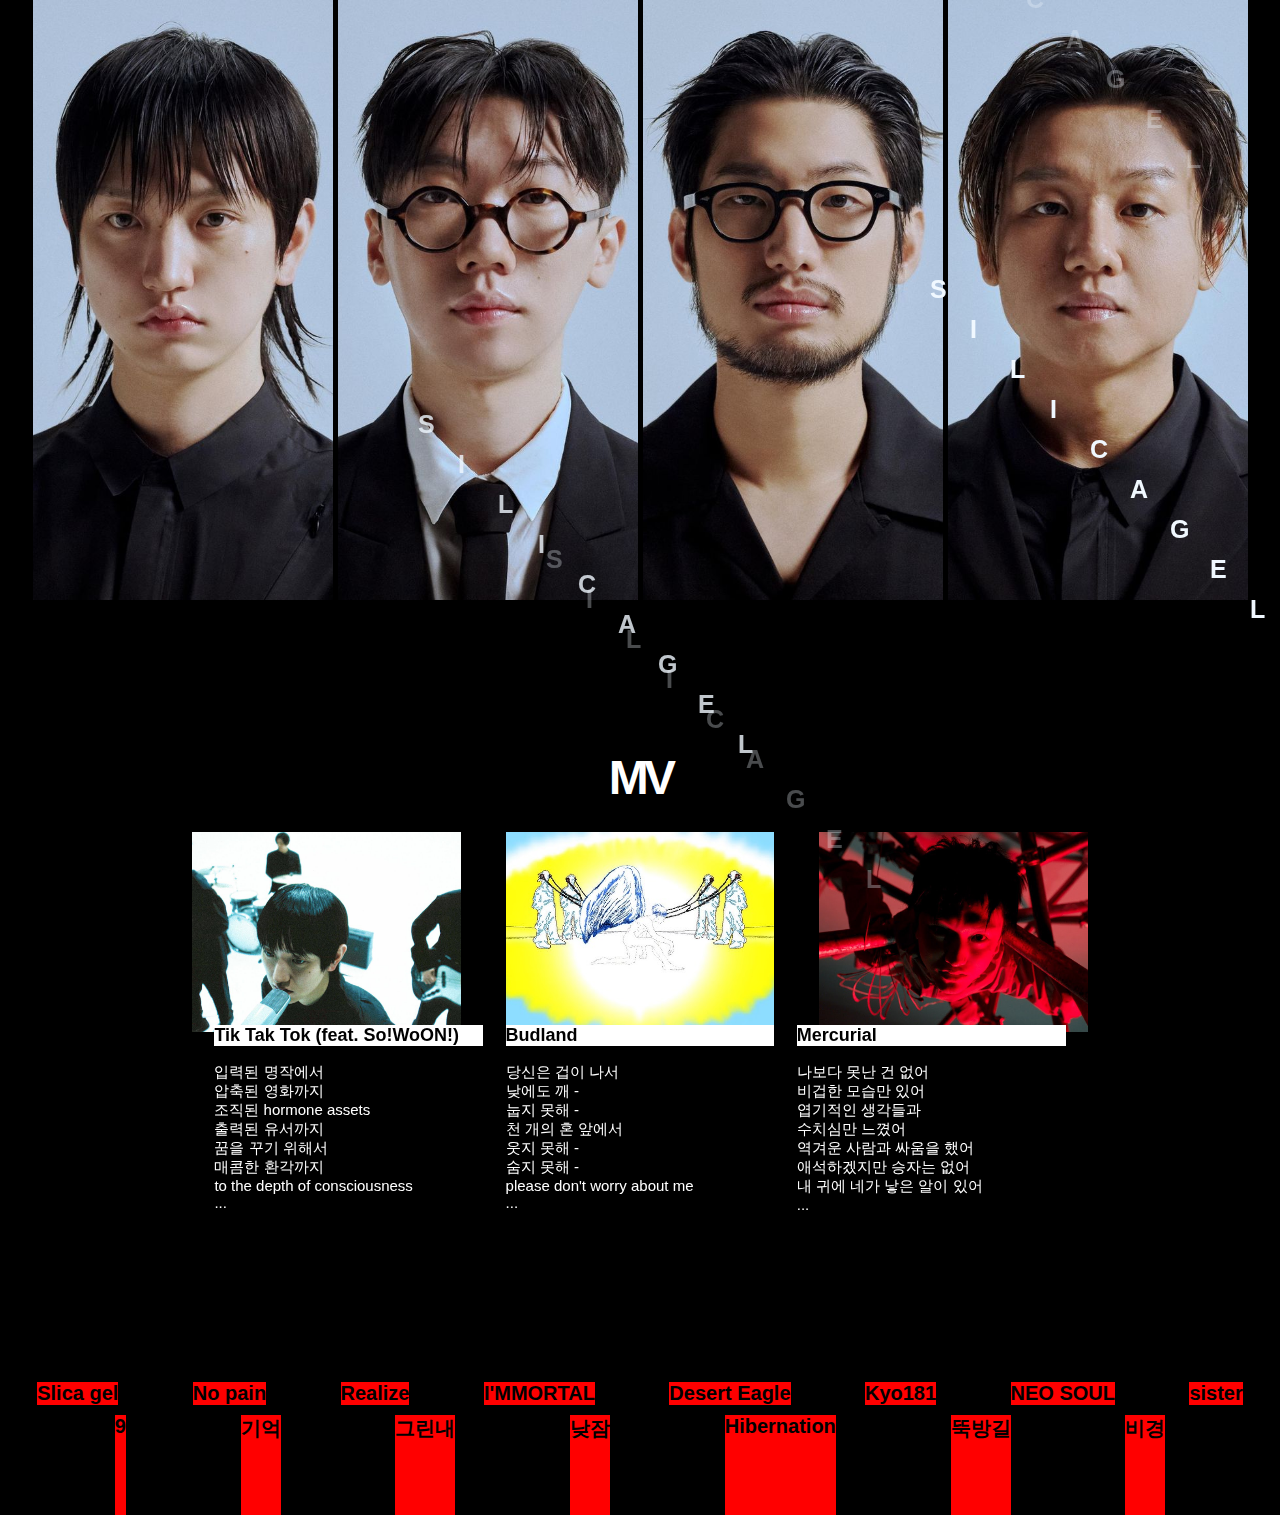
<file: index.html>
<!DOCTYPE html>
<html lang="ko">
<head>
    <meta charset="UTF-8">
    <meta name="viewport" content="width=device-width, initial-scale=1.0">
    <title>For Newbie</title>
    <link rel="stylesheet" href="./style.css">
</head>
<body>
    <div id="logo">
        <a href="./main.html"><img src="./img/icon.png" alt="실리카겔 아이콘"></a>
    </div>
    <div id="wrap">
        <div class="char-1">
            <div class="cover"></div>
            <p class="char-2">Kim hanjoo</p>
            <img src="./img/kimhanjoo.jpeg" alt="멤버 김한주 사진">
            
        </div>
        <div class="char-1">
            <div class="cover"></div>
            <p class="char-2">Kim chunchu</p>
            <img src="./img/kimchunchu.jpeg" alt="멤버 김춘추 사진">
        </div>
        <div class="char-1">
            <div class="cover"></div>
            <p class="char-2">Choi woong hee</p>
            <img src="./img/choiwoonghee.jpeg" alt="멤버 최웅희 사진">
        </div>
        <div class="char-1">
            <div class="cover"></div>
            <p class="char-2">Kim geonjay</p>
            <img src="./img/kimgunjae.jpeg" alt="멤버 김건재 사진">
        </div>
    </div>
    
    <h3 class="title_mv">MV</h3>
    <div id="mv">
        
        <div id="wrap2">      
            <div class="movie-1">
                <a class="movie-2" href="https://youtu.be/DIPxnt5vnhU?si=jZ_dT-ECNFli6aBB">
                    <img src="./img/mv1.jpg" alt="">
                </a>
                <a class="movie-2" href="https://youtu.be/9s_G8Dv25uI?si=tEwJXblsXMsw-e6F">
                    <img src="./img/mv2.jpeg" alt="">
                </a>
                <a class="movie-2" href="https://youtu.be/Re1neDPgExQ?si=yEENhJxJQgtg5Jpk">
                    <img src="./img/mv3.jpeg " alt="">
                </a>         
            </div>
        </div>
    
        <div id="wrap3">
            <div class="lyric-1">
                <p class="lyric-2">
                    <span>Tik Tak Tok (feat. So!WoON!)</span><br>
                    입력된 명작에서<br>
                    압축된 영화까지<br>
                    조직된 hormone assets<br>
                    출력된 유서까지<br>
                    꿈을 꾸기 위해서<br>
                    매콤한 환각까지<br>
                    to the depth of consciousness <br>
                    ...
    
                </p>
                <p class="lyric-2">
                    <span>Budland</span><br>
                    당신은 겁이 나서<br>
                    낮에도 깨 -<br>
                    눕지 못해 -<br>
                    천 개의 혼 앞에서<br>
                    웃지 못해 -<br>
                    숨지 못해 -<br>
                    please don't worry about me <br>
                    ...
    
                </p>
                <p class="lyric-2">
                    <span>Mercurial</span><br>
                    나보다 못난 건 없어 <br>
                    비겁한 모습만 있어<br>
                    엽기적인 생각들과<br>
                    수치심만 느꼈어<br>
                    역겨운 사람과 싸움을 했어<br>
                    애석하겠지만 승자는 없어<br>
                    내 귀에 네가 낳은 알이 있어 <br>
                    ...
    
                </p>
            </div>    
        </div>   
    </div>

    <div id="wrap4">
        <div class="stair1">S</div>
        <div class="stair1">I</div>
        <div class="stair1">L</div>
        <div class="stair1">I</div>
        <div class="stair1">C</div>
        <div class="stair1">A</div>
        <div class="stair1">G</div>
        <div class="stair1">E</div>
        <div class="stair1">L</div>   
    </div>
    <div id="wrap4" class="wrap4_2">
        <div class="stair1">S</div>
        <div class="stair1">I</div>
        <div class="stair1">L</div>
        <div class="stair1">I</div>
        <div class="stair1">C</div>
        <div class="stair1">A</div>
        <div class="stair1">G</div>
        <div class="stair1">E</div>
        <div class="stair1">L</div>   
    </div>
    <div id="wrap4" class="wrap4_3">
        <div class="stair1">S</div>
        <div class="stair1">I</div>
        <div class="stair1">L</div>
        <div class="stair1">I</div>
        <div class="stair1">C</div>
        <div class="stair1">A</div>
        <div class="stair1">G</div>
        <div class="stair1">E</div>
        <div class="stair1">L</div>   
    </div>
    <div id="wrap4" class="wrap4_4">
        <div class="stair1">S</div>
        <div class="stair1">I</div>
        <div class="stair1">L</div>
        <div class="stair1">I</div>
        <div class="stair1">C</div>
        <div class="stair1">A</div>
        <div class="stair1">G</div>
        <div class="stair1">E</div>
        <div class="stair1">L</div>   
    </div>

    <div id="wrap5">
        <span class="box">Slica gel</span>
        <span class="box">No pain</span>
        <span class="box">Realize</span>
        <span class="box">I'MMORTAL</span>
        <span class="box">Desert Eagle</span>
        <span class="box">Kyo181</span>
        <span class="box">NEO SOUL</span>
        <span class="box">sister</span>
    </div>
    <div id="wrap6">
        <span class="box">9</span>
        <span class="box">기억</span>
        <span class="box">그린내</span>
        <span class="box">낮잠</span>
        <span class="box">Hibernation</span>
        <span class="box">뚝방길</span>
        <span class="box">비경</span>
    </div>
    
   
</body>
</html>
</file>
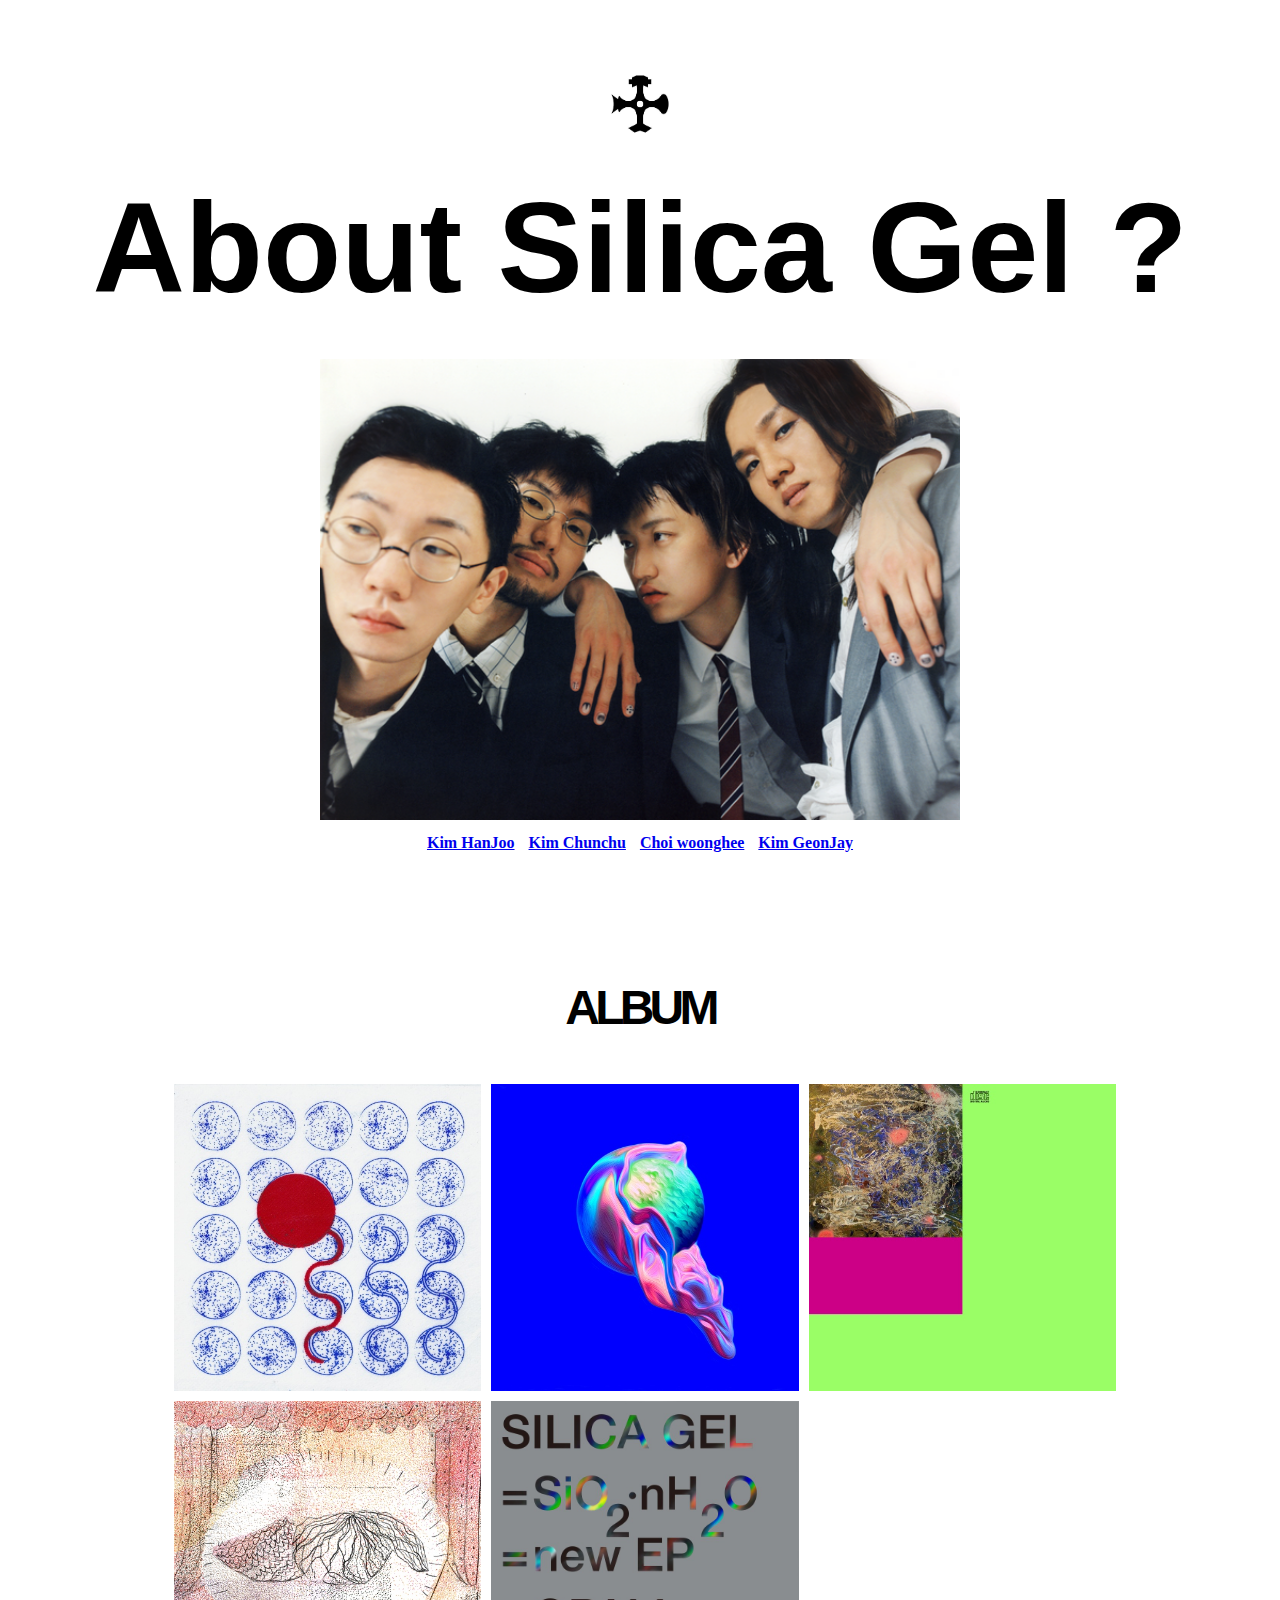
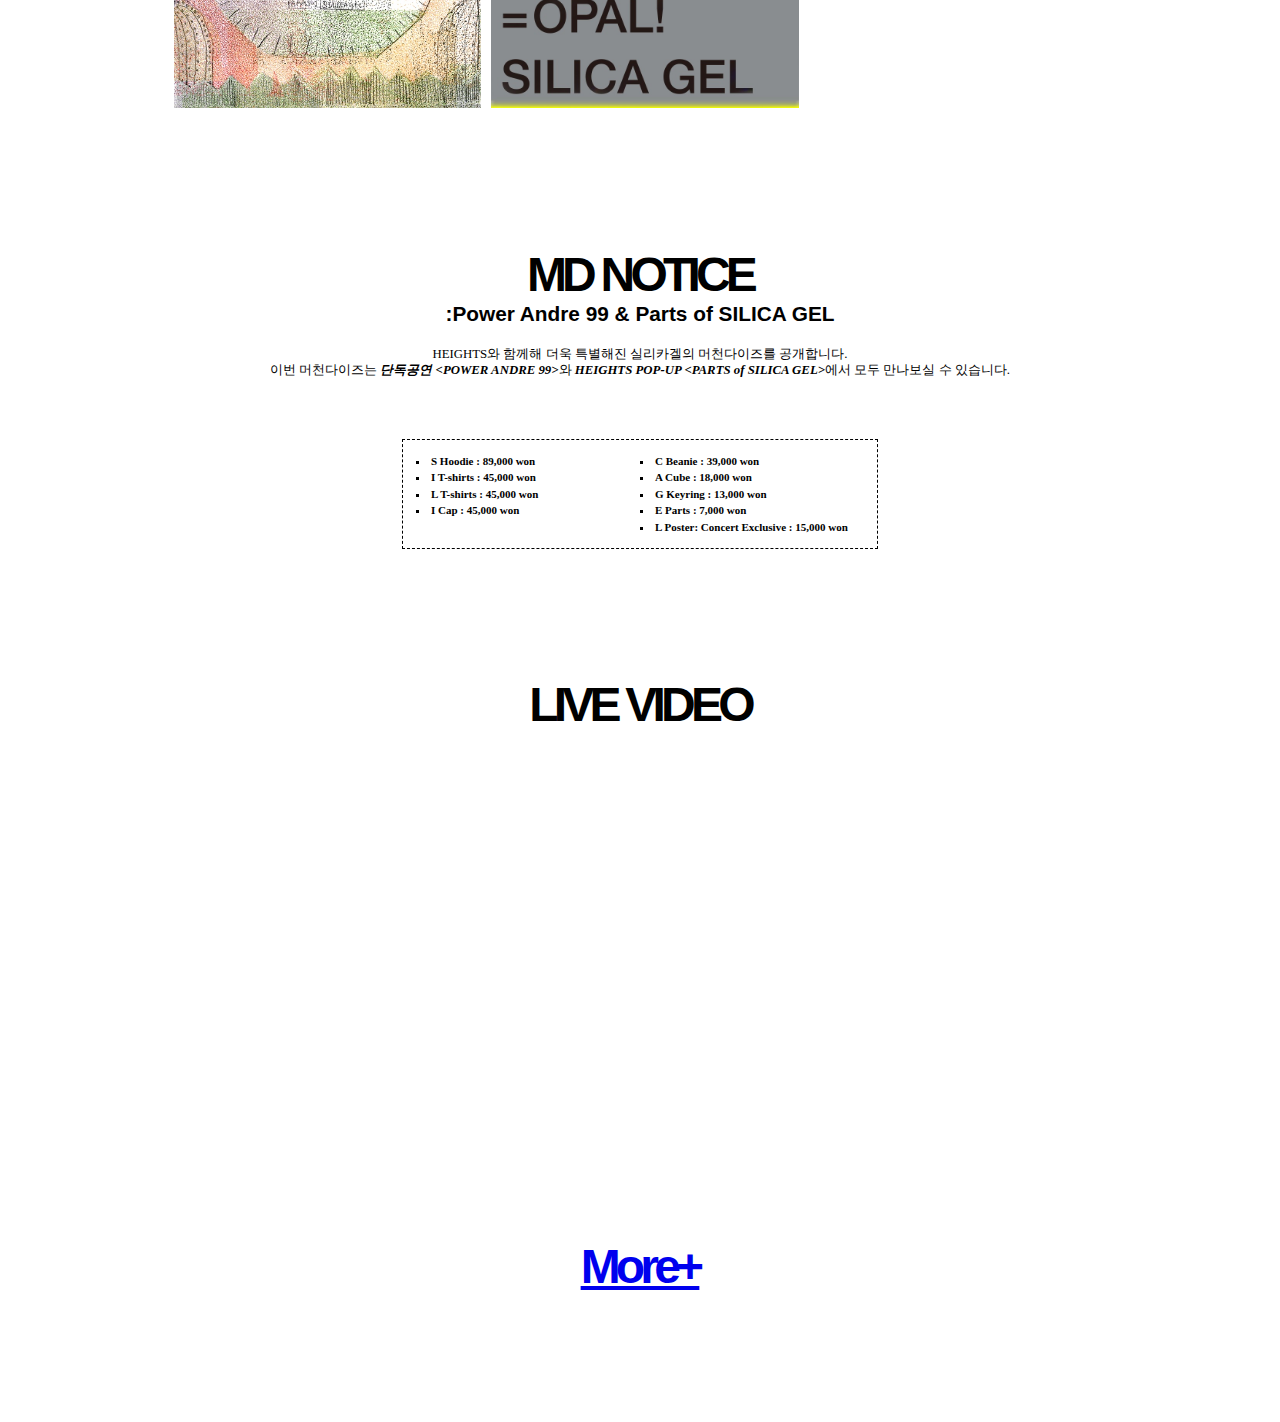
<file: main.html>
<!DOCTYPE html>
<html lang="ko">
<head>
    <meta charset="UTF-8">
    <meta name="viewport" content="width=device-width, initial-scale=1.0">
    <title>For Newbie</title>
    <link rel="stylesheet" href="style2.css">
</head>
<body>
    <div>

        <div class="icon">
            <img src="./img/icon.png" alt="실리카겔 아이콘">
            <h1>About Silica Gel ?</h1>
        </div>
        <img id="profile" src="./img/silicagel profile.png" alt="실리카겔 프로필 이미지">
        <p class="mem_name">
            <a class="mem1" href="https://www.instagram.com/kimhanjooo">Kim HanJoo</a>
            <a class="mem2" href="https://www.instagram.com/kchunchu_92">Kim Chunchu</a>
            <a class="mem3" href="https://www.instagram.com/woonghee_man">Choi woonghee</a>
            <a class="mem4" href="https://www.instagram.com/geonjaykim">Kim GeonJay</a>
        </p>
    </div>
    <div id="album_wrap">
        <h3>ALBUM</h3>
        <div id="wrap">
            <img class="album_img" src="./img/album 1.jpeg" alt="앨범이미지">
            <!-- <li>새삼스레 들이켜본 무중력 사슴의 다섯가지 시각</li> -->
            <img class="album_img" src="./img/album 2.jpeg" alt="앨범이미지">
            <!-- <li>싱글 두개의 달</li> -->
            <img class="album_img" src="./img/album 3.jpeg" alt="앨범이미지">
            <!-- <li>정규 실리카겔</li> -->
            <img class="album_img" src="./img/album 4.jpeg" alt="앨범이미지">
            <!-- <li>싱글 Space Angel</li> -->
            <img class="album_img" src="./img/album 5.jpeg" alt="앨범이미지">
            <!-- <li>EP SiO2.nH2O</li> -->
            <!-- <p class="album_img"><br><br><br><br><br><br><br><br><br><br><br></p> -->
            <div class="album_img"></div>
        </div>
    </div>
    <div id="MD_wrap">
        <div class="wrap2">
            <h3>MD NOTICE</h3>
            <h4>:Power Andre 99 & Parts of SILICA GEL</h4>
            <p class="MD_intro">
                HEIGHTS와 함께해 더욱 특별해진 실리카겔의 머천다이즈를 공개합니다. 
                <br>이번 머천다이즈는 <span>단독공연 &lt;POWER ANDRE 99&gt;</span>와
                <span>HEIGHTS POP-UP &lt;PARTS of SILICA GEL&gt;</span>에서 모두 만나보실 수 있습니다.
            </p>
            <div id="MD_list">
                <ul class="MD_list1">
                    <li> <span>S Hoodie</span> : 89,000 won </li>
                    <li> <span>I T-shirts</span> : 45,000 won </li>
                    <li> <span>L T-shirts</span> : 45,000 won </li>
                    <li> <span>I Cap</span> : 45,000 won </li>           
                </ul>
                <ul class="MD_list2">
                    <li> <span>C Beanie</span> : 39,000 won </li>
                    <li> <span>A Cube</span> : 18,000 won </li>
                    <li> <span>G Keyring</span> : 13,000 won </li>
                    <li> <span>E Parts</span> : 7,000 won </li>
                    <li> <span>L Poster: Concert Exclusive</span> : 15,000 won </li>
                </ul>
            </div>
        </div>
    </div>
    <div id="video_wrap">
        <h3>LIVE VIDEO</h3>
        <iframe class="video" width="560" height="315" src="https://www.youtube.com/embed/JYLIzOpVRsg?si=5nm0-S2DrctXSiQ8" title="YouTube video player" frameborder="0" allow="accelerometer; autoplay; clipboard-write; encrypted-media; gyroscope; picture-in-picture; web-share" allowfullscreen></iframe>
    </div>
    <!-- <p>수정</p> -->
    <div id="sub">
        <a href="./index.html"><h3>More+</h3></a>
    </div>

    
</body>
</html>
</file>
<file: style.css>
* {
    margin:0;
    padding:0;
}
html,body{
    width:100%;
    
}

body{
    background-color: black;
    
}

#logo{
    filter:invert(100%);
    position: fixed;
    /* left:100%;
    top:100%; 
    transform: translate(-50%,-50%); */
    margin-left:1%;
    top:50%;
    transform: translate(0,-50%);
    /* z-index:-1; */
}
#logo img{
    width:80%;
}


#wrap {
    display:flex;
    justify-content:center;
}
.char-1 {
    /* background-color: black; */
    width: 300px;
    height: 600px;
    overflow: hidden;
    display: flex;
    justify-content: center;
    margin-right:5px;
    position: relative;
    transition: transform 0.5s ease;
}

.char-1:last-child {
    margin:0;
}

.char-1 img {
    height:600px;
    
}
.char-2{
    position:absolute;
    bottom:2%;  
    text-align: left;
    color:rgb(32, 32, 32);
    font-family: 'Gill Sans', 'Gill Sans MT', Calibri, 'Trebuchet MS', sans-serif;
    font-size:550%;
    font-weight: 300;   
    line-height:0.9em;
    letter-spacing: -0.01em;
    white-space: normal;
    width:300px;
    padding-left:5px;
    /* margin-left:-3%; */
    opacity: 0;
}
.char-1:hover .char-2{
    opacity: 100%;
}
.cover {
    position:absolute;
    width:300px;
    height:600px;
    opacity: 0;
    background-color: rgb(255, 255, 255);
}
.char-1:hover .cover{
    opacity:50%;
}

.char-1:hover {
    transform:scale(1.2); 
    top:150ox;
    z-index:50;
    
}




.title_mv{
    display: flex;
    justify-content: center;
    margin-top: 150px;
    font-size: 300%;
    color:white;
    font-family: 'Gill Sans', 'Gill Sans MT', Calibri, 'Trebuchet MS', sans-serif;
    font-weight:700;
    letter-spacing: -0.1em;
}

#wrap2 {
    display:flex;
    justify-content: center;
    margin-top:3%;
    margin-bottom:350px;
    /* padding:0 5% 0 5%; */
    
    
}
.movie-1{
    display: flex;
    flex-direction: row;
    justify-content:space-between;
    flex-wrap:wrap;
}

.movie-2 {
    /* background-color: red; */
    width:30%;
    height:200px;
    overflow: hidden;
    display: flex;
    justify-content: center;

    
}
.movie-2 img{
    height:200px;
}

#mv {
    position: relative;
    /* background-color: blue;  */
    /* display: grid;
    place-items: center; */
    display: flex;
    justify-content: center;
    /* z-index: 1; */
    width:70%;
    left:50%;
    transform: translate(-50%);

    
    
    
} 



#wrap3 {
    position: absolute;
    /* background-color: aquamarine; */
    margin-top:220px;
    width:100%;
    
   
}



.lyric-1 {
    display:flex;
    justify-content:space-evenly;
    /* width:100%; */
    

}
.lyric-2 {
    display: flex;
    justify-content: flex-start;
    flex-direction: column;
    text-align:left;
    font-size:15px;
    font-family: 'Gill Sans', 'Gill Sans MT', Calibri, 'Trebuchet MS', sans-serif;
    width:30%;
    height:400px;

}

.lyric-1 p{
    color:white;
    height:400px;
    
}
.lyric-1 span {
    color:black;
    font-weight:bold;
    background-color: white;
    font-size:18px;

}


#wrap4 {
    
    display: grid;
    grid-template-columns: repeat(9,30px);
     /* 3개의 열, 각 열의 너비는 100px */
    grid-template-rows: repeat(9,30px);
    grid-gap: 10px;
    /* position: relative; */
    /* margin:20% auto 0 auto; */
    color:aliceblue;
    width:400px;
    justify-content: flex-end;
    position: fixed;
    top:50%;
    transform: translate(0,-50%);
    right:0;
    /* background-color: aquamarine; */
    
}
#wrap4.wrap4_2 {
    top:65%;
    right:40%;
    opacity:80%;
}
#wrap4.wrap4_3 {
    top:80%;
    right:30%;
    opacity:30%;
}
#wrap4.wrap4_4 {
    top:0%;
    right:5%;
    opacity:30%;
}


.stair1 {
    font-size:25px;
    font-family:'Gill Sans', 'Gill Sans MT', Calibri, 'Trebuchet MS', sans-serif;
    font-weight: 600;
    
    
    /* background-color: lightblue; */
}
.stair1:nth-child(1) {
    grid-column-start: 1;
	grid-column-end: 10;
}
.stair1:nth-child(2) {
    grid-column-start: 2;
	grid-column-end: 10;
}
.stair1:nth-child(3) {
    grid-column-start: 3;
	grid-column-end: 10;
}
.stair1:nth-child(4) {
    grid-column-start: 4;
	grid-column-end: 10;
}
.stair1:nth-child(5) {
    grid-column-start: 5;
	grid-column-end: 10;
}
.stair1:nth-child(6) {
    grid-column-start: 6;
	grid-column-end: 10;
}
.stair1:nth-child(7) {
    grid-column-start: 7;
	grid-column-end: 10;
}
.stair1:nth-child(8) {
    grid-column-start: 8;
	grid-column-end: 10;
}
.stair1:nth-child(9) {
    grid-column-start: 9;
	grid-column-end: 10;
}






/* .end1 {
    height:200px;
    display: flex;
    align-items: flex-start;
}
.end2 {
    height:200px;
    display: flex;
    align-items: flex-start;
}
.end3 {
    height:200px;
    display: flex;
    align-items: ;
} */



#wrap5 {
    /* background-color: aqua; */
    display:flex;
    justify-content: space-around;
    color:black;
    font-size:20px;
    font-family: 'Gill Sans', 'Gill Sans MT', Calibri, 'Trebuchet MS', sans-serif;
    font-weight: bold;
    animation:move 2s linear infinite;

}

#wrap6 {
    /* background-color: aqua; */
    display:flex;
    justify-content: space-evenly;
    color:black;
    font-size:20px;
    font-family: 'Gill Sans', 'Gill Sans MT', Calibri, 'Trebuchet MS', sans-serif;
    font-weight: bold;
    animation:move1 2s linear infinite;
    margin-top:10px;

}


.box {
    /* width:300px;
    height:300px; */
    background-color: red;
    display: flex;
    justify-content: center;
    align-items: flex-start;
    width:auto;
    
    /* animation-duration:infinite;
    animation-direction:normal; */

}
#wrap6 .box {
    width:auto;
    height:100px;
    animation-direction:reverse;
}




@keyframes move {
    0%,
    100% {
    Transform: translateX(0)}
    25%,
    75% {
    Transform: translateX(-10px)}
    50% {
    Transform: translateX(10px)}
}
@keyframes move1 {
    0%,
    100% {
    Transform: translateX(0)}
    25%,
    75% {
    Transform: translateX(10px)}
    50% {
    Transform: translateX(-10px)}
}


.box:hover {
    animation:rotate 1s linear infinite;
    z-index:50;
}

#wrap6 .box:hover {
    animation: colorchange 2s linear infinite;
}




@keyframes rotate 
{
    0% {
        transform : rotate(0deg)
      }
    
      50% {
        transform : rotate(180deg)
      }
    
      100% {
        transform : rotate(360deg)
      }
}
</file>
<file: style2.css>
* {
    margin:0;
    padding:0;
}
html, body{
    width:100%
}


div {
    display:block;
    margin: 0 auto;
    text-align:center;
}
/* profile */
#profile {
    width:50%;
    margin-top:3%;   
}
.icon img {
    width:80px;
    vertical-align: middle;
}
.icon h1 {
    vertical-align: middle;
    font-size:800%;
    font-family: 'Gill Sans', 'Gill Sans MT', Calibri, 'Trebuchet MS', sans-serif;
    font-weight:bold;
    margin:30px 0 0 0;  
}
.icon {
    margin-top:5%;
}
.mem_name {
    font-weight:800;
    margin-top:10px;
}
.mem_name * { 
    display: inline;
    margin-left: 10px;
}
.mem_name .mem1 {
    margin-left: 0;
}


/* album */
h3 {
    font-size:300%;
    font-family: 'Gill Sans', 'Gill Sans MT', Calibri, 'Trebuchet MS', sans-serif;
    font-weight:700;
    letter-spacing: -0.1em;
    margin:0;
}

#album_wrap {
    margin:10% 0 0 0; padding:0; 
}
#wrap {
    width:80%;   
    margin:3% auto 0 auto;
    overflow:hidden;
}
.album_img {
    width:30%;   
    float:left;
    padding-left:1%;
    padding-top:1%;
}
#wrap .album_img:nth-child(3n+1) {
    margin-left:3.5%;
}
#wrap .album_img:last-child {
    margin:16% 0 15% 0;
}

/* MD NOTICE */
#MD_wrap {
    margin:10% auto 0 auto;
    width:100%;


}
.wrap2 {
    margin:0 auto;
}

h4 {
    font-size:130%;
    font-family: 'Gill Sans', 'Gill Sans MT', Calibri, 'Trebuchet MS', sans-serif;
}

.MD_intro {
    margin-top: 20px;
    line-height: 1.3em;
    font-size:80%;
}

.MD_intro span{
    font-weight: bold;
    font-style: italic;

}



li {
    list-style-position: inside;
    list-style-type: square;
    font-size:11px;
    font-weight: bold;
    line-height:1.5em;
    
}

#MD_list {
    border:1px black;
    border-style:dashed;
    width:35%;
    margin:60px auto 0 auto;
    overflow: hidden;
    padding:13px;
    
   
}

.MD_list1 {
    width:50%;
    float:left;
    text-align:left;
  
/* 수정사항1 */
/* 수정사항12 */

/* 수정사항2 */



}
.MD_list2{
    width:50%;
    float:left;
    text-align:left;

}



/* video */
#video_wrap {
    margin:10% auto;
    
}
.video {
    margin:60px 0 0 0;

}

#sub {
    margin-bottom: 10%;
}
</file>
